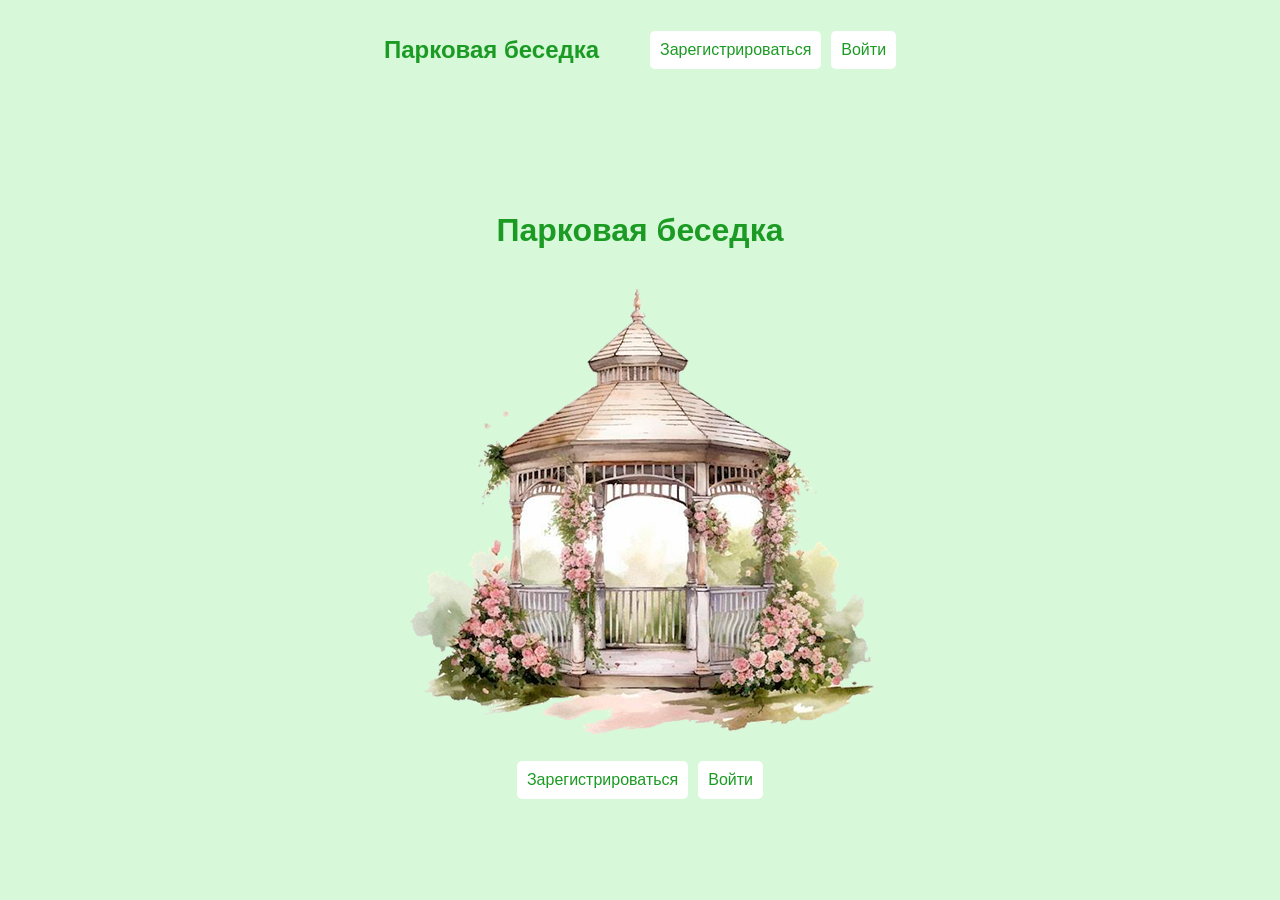
<file: index.html>
<!DOCTYPE html>
<html lang="ru">

<head>
    <meta charset="UTF-8">
    <meta name="viewport" content="width=device-width, initial-scale=1.0">
    <title>Парковая беседка</title>
    <link rel="stylesheet" href="css/style.css">
</head>

<body>

    <header class="header">
        <a href="index.html" class="header__logo">
            Парковая беседка
        </a>
        <nav aria-label="main" class="header__menu">
            <a href="registration.html" class="header__link">
                Зарегистрироваться
            </a>
            <a href="login.html" class="header__link">
                Войти
            </a>
        </nav>
    </header>

    <main class="main">
        <section class="main__ad">

            <h1 class="main__title">
                Парковая беседка
            </h1>

            <img src="images/image1.png" alt="Парковая беседка" class="main__image">

            <nav aria-label="second" class="main__menu">
                <a href="registration.html" class="main__link">
                    Зарегистрироваться
                </a>
                <a href="login.html" class="main__link">
                    Войти
                </a>
            </nav>

        </section>
    </main>

</body>

</html>
</file>
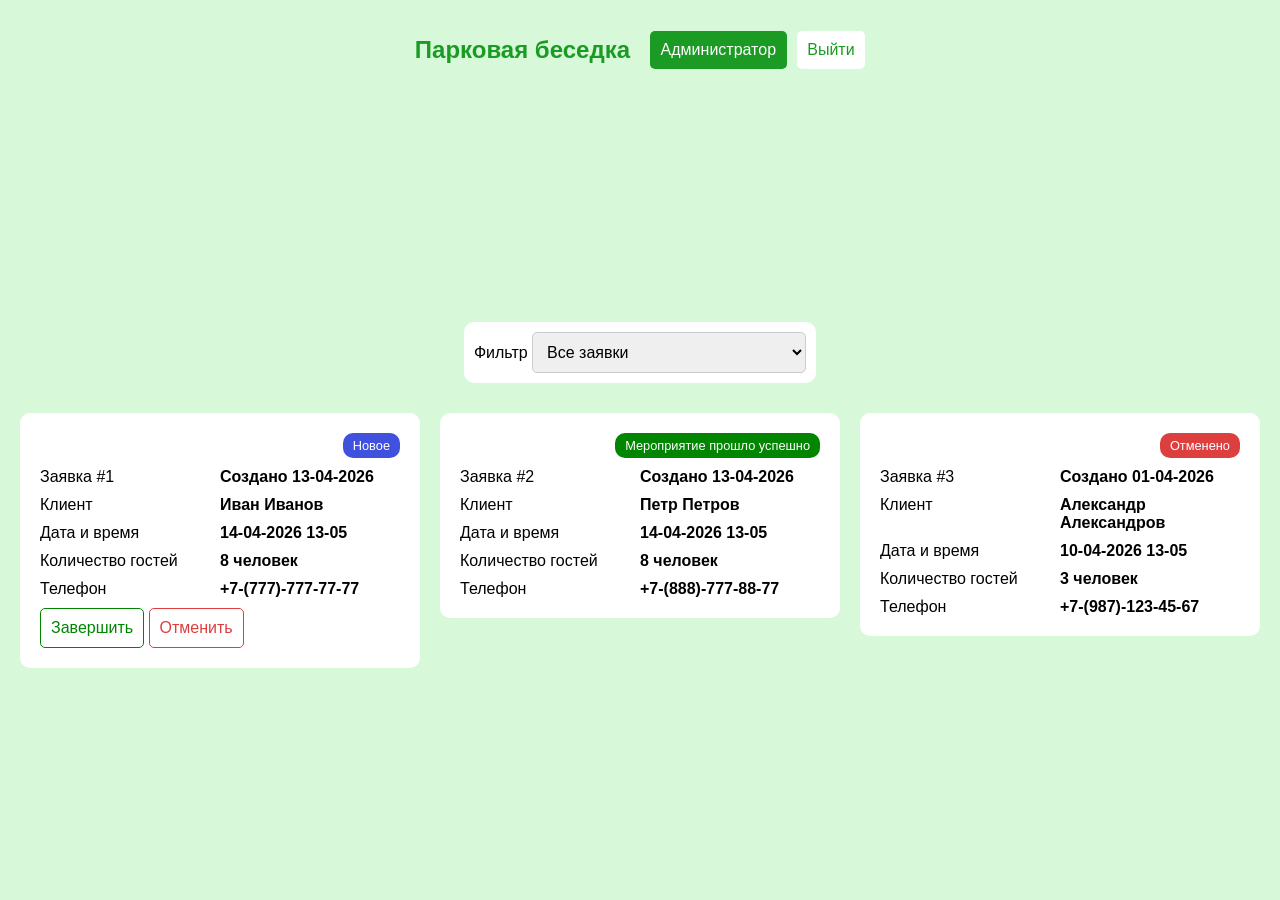
<file: admin.html>
<!DOCTYPE html>
<html lang="ru">

<head>
    <meta charset="UTF-8">
    <meta name="viewport" content="width=device-width, initial-scale=1.0">
    <title>Парковая беседка</title>
    <link rel="stylesheet" href="css/style.css">
    <script src="js/main.js" defer></script>
</head>

<body>

    <header class="header">
        <a href="index.html" class="header__logo">
            Парковая беседка
        </a>
        <nav aria-label="main" class="header__menu">
            <a href="admin.html" class="header__link header__link_active">
                Администратор
            </a>
            <a href="index.html" class="header__link">
                Выйти
            </a>
        </nav>
    </header>

    <main class="main">
        <section class="main__card card">

            <div class="card__filter">
                <form action="#"> Фильтр
                    <select name="filter" id="filter" class="form__input">
                        <option value="all">Все заявки</option>
                        <option value="new">Новое</option>
                        <option value="cancel">Отменено</option>
                        <option value="complete">Мероприятие прошло успешно</option>
                    </select>
                </form>
            </div>

            <div class="card__items">

                <div class="card__item" data-status="new">
                    <div class="card__status card__status_new">
                        Новое
                    </div>
                    <div class="card__text">
                        <p class="card__label">Заявка #1</p>
                        <p class="card__data">Создано 13-04-2026</p>
                    </div>

                    <div class="card__text">
                        <p class="card__label">Клиент</p>
                        <p class="card__data">Иван Иванов</p>
                    </div>
                    <div class="card__text">
                        <p class="card__label">Дата и время</p>
                        <p class="card__data">14-04-2026 13-05</p>
                    </div>
                    <div class="card__text">
                        <p class="card__label">Количество гостей</p>
                        <p class="card__data">8 человек</p>
                    </div>
                    <div class="card__text">
                        <p class="card__label">Телефон</p>
                        <p class="card__data">+7-(777)-777-77-77</p>
                    </div>
                    <div class="card__row">
                        <button type="button" class="card__button card__button_complete">
                            Завершить
                        </button>
                        <button type="button" class="card__button card__button_cancel">
                            Отменить
                        </button>
                    </div>
                </div>

                <div class="card__item" data-status="complete">
                    <div class="card__status card__status_complete">
                        Мероприятие прошло успешно
                    </div>
                    <div class="card__text">
                        <p class="card__label">Заявка #2</p>
                        <p class="card__data">Создано 13-04-2026</p>
                    </div>

                    <div class="card__text">
                        <p class="card__label">Клиент</p>
                        <p class="card__data">Петр Петров</p>
                    </div>
                    <div class="card__text">
                        <p class="card__label">Дата и время</p>
                        <p class="card__data">14-04-2026 13-05</p>
                    </div>
                    <div class="card__text">
                        <p class="card__label">Количество гостей</p>
                        <p class="card__data">8 человек</p>
                    </div>
                    <div class="card__text">
                        <p class="card__label">Телефон</p>
                        <p class="card__data">+7-(888)-777-88-77</p>
                    </div>
                    <div class="card__row" hidden>
                        <button type="button" class="card__button">
                            Завершить
                        </button>
                        <button type="button" class="card__button">
                            Отменить
                        </button>
                    </div>
                </div>

                <div class="card__item" data-status="cancel">
                    <div class="card__status card__status_cancel">
                        Отменено
                    </div>
                    <div class="card__text">
                        <p class="card__label">Заявка #3</p>
                        <p class="card__data">Создано 01-04-2026</p>
                    </div>

                    <div class="card__text">
                        <p class="card__label">Клиент</p>
                        <p class="card__data">Александр Александров</p>
                    </div>
                    <div class="card__text">
                        <p class="card__label">Дата и время</p>
                        <p class="card__data">10-04-2026 13-05</p>
                    </div>
                    <div class="card__text">
                        <p class="card__label">Количество гостей</p>
                        <p class="card__data">3 человек</p>
                    </div>
                    <div class="card__text">
                        <p class="card__label">Телефон</p>
                        <p class="card__data">+7-(987)-123-45-67</p>
                    </div>
                    <div class="card__row" hidden>
                        <button type="button" class="card__button">
                            Завершить
                        </button>
                        <button type="button" class="card__button">
                            Отменить
                        </button>
                    </div>
                </div>

            </div>
        </section>
    </main>

</body>

</html>
</file>
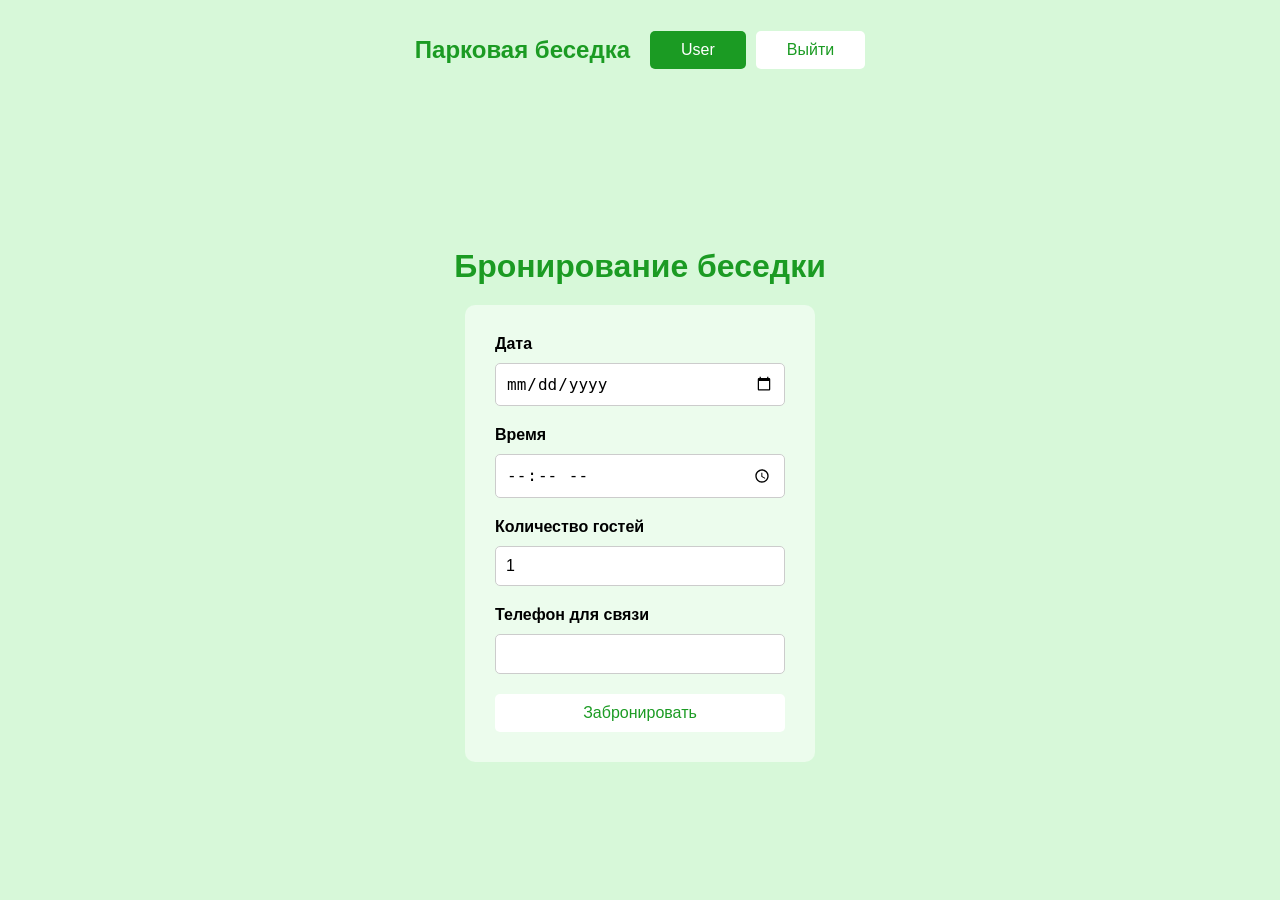
<file: booking.html>
<!DOCTYPE html>
<html lang="ru">

<head>
    <meta charset="UTF-8">
    <meta name="viewport" content="width=device-width, initial-scale=1.0">
    <title>Парковая беседка</title>
    <link rel="stylesheet" href="css/style.css">
</head>

<body>

    <header class="header">
        <a href="index.html" class="header__logo">
            Парковая беседка
        </a>
        <nav aria-label="main" class="header__menu">
            <a href="user.html" class="header__link header__link_active">
                User
            </a>
            <a href="index.html" class="header__link">
                Выйти
            </a>
        </nav>
    </header>

    <main class="main">

        <h1 class="main__title">
            Бронирование беседки
        </h1>

        <form action="user.html" class="form" method="post">

            <!-- label + input + error-->
            <div class="form__row">
                <label for="date" class="form__label">Дата</label>
                <input type="date" name="date" id="date" class="form__input" required>
                <div class="form__error" hidden>Выберите дату</div>
            </div>

            <!-- label + input + error-->
            <div class="form__row">
                <label for="time" class="form__label">Время</label>
                <input type="time" name="time" id="time" class="form__input" required>
                <div class="form__error" hidden>Выберите время</div>
            </div>

            <!-- label + input + error-->
            <div class="form__row">
                <label for="quantity" class="form__label">Количество гостей </label>
                <input type="number" name="quantity" id="quantity" class="form__input" required 
                min="1" max="10"
                    step="1" value="1">
                <div class="form__error" hidden>Введите количество гостей</div>
            </div>

            <!-- label + input + error-->
            <div class="form__row">
                <label for="phone" class="form__label">Телефон для связи</label>
                <input type="tel" name="phone" id="phone" class="form__input" required>
                <div class="form__error" hidden>Введите телефон</div>
            </div>

            <button type="submit" class="form__button">
                Забронировать
            </button>
        </form>

    </main>

</body>

</html>
</file>
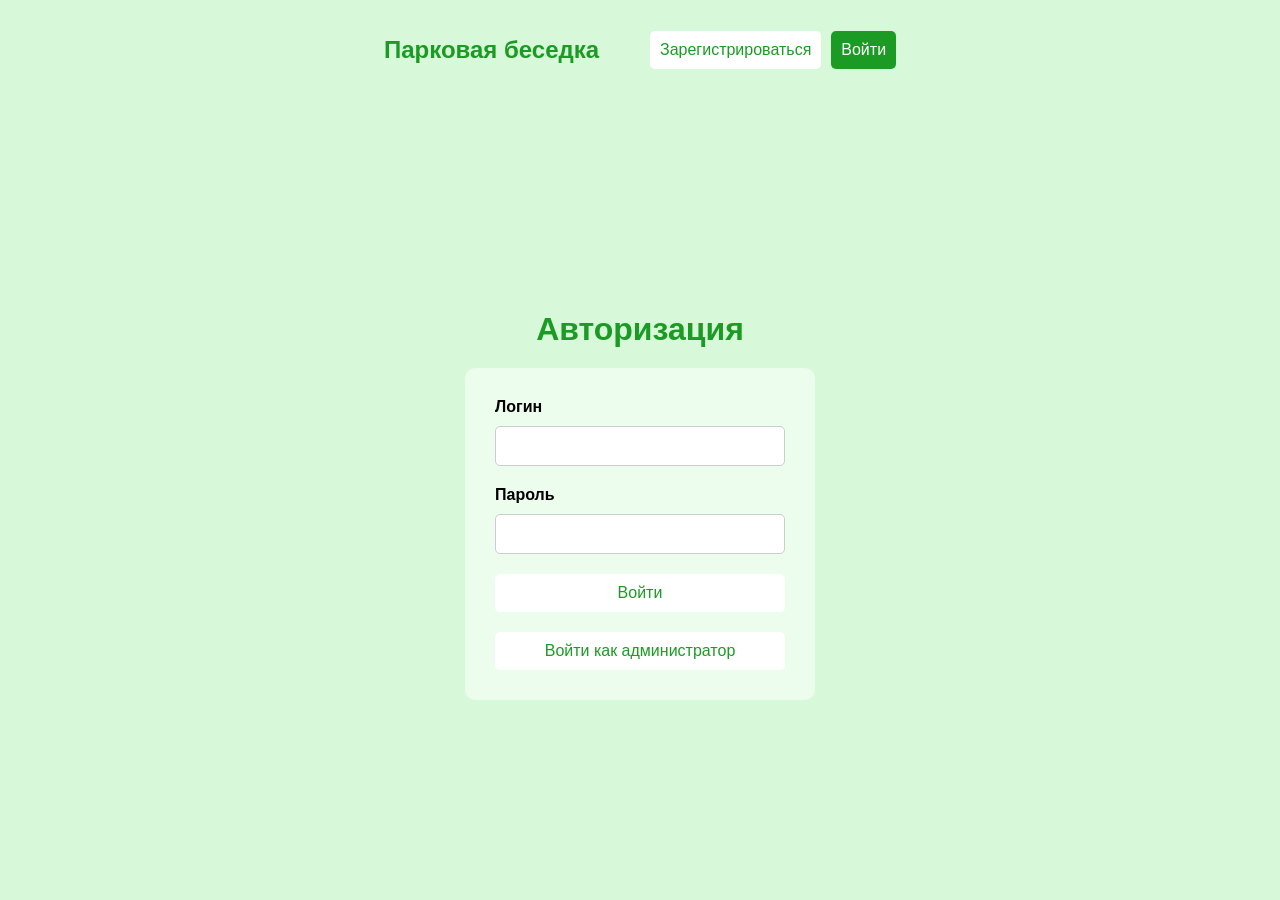
<file: login.html>
<!DOCTYPE html>
<html lang="ru">

<head>
    <meta charset="UTF-8">
    <meta name="viewport" content="width=device-width, initial-scale=1.0">
    <title>Парковая беседка</title>
    <link rel="stylesheet" href="css/style.css">
</head>

<body>

    <header class="header">
        <a href="index.html" class="header__logo">
            Парковая беседка
        </a>
        <nav aria-label="main" class="header__menu">
            <a href="registration.html" class="header__link">
                Зарегистрироваться
            </a>
            <a href="login.html" class="header__link header__link_active">
                Войти
            </a>
        </nav>
    </header>

    <main class="main">

        <h1 class="main__title">
            Авторизация
        </h1>

        <form action="user.html" class="form" method="post">

            <!-- label + input + error-->
            <div class="form__row">
                <label for="login" class="form__label">Логин</label>
                <input type="text" name="login" id="login" class="form__input" minlength="5" required>
                <div class="form__error" hidden>Введите логин</div>
            </div>

            <!-- label + input + error-->
            <div class="form__row">
                <label for="password" class="form__label">Пароль</label>
                <input type="password" name="password" id="password" class="form__input" minlength="6" required
                    autocomplete="on">
                <div class="form__error" hidden>Введите пароль</div>
            </div>

            <button type="submit" class="form__button">Войти</button>

            <a href="admin.html" class="form__button">
                Войти как администратор
            </a>
        </form>

    </main>

</body>

</html>
</file>
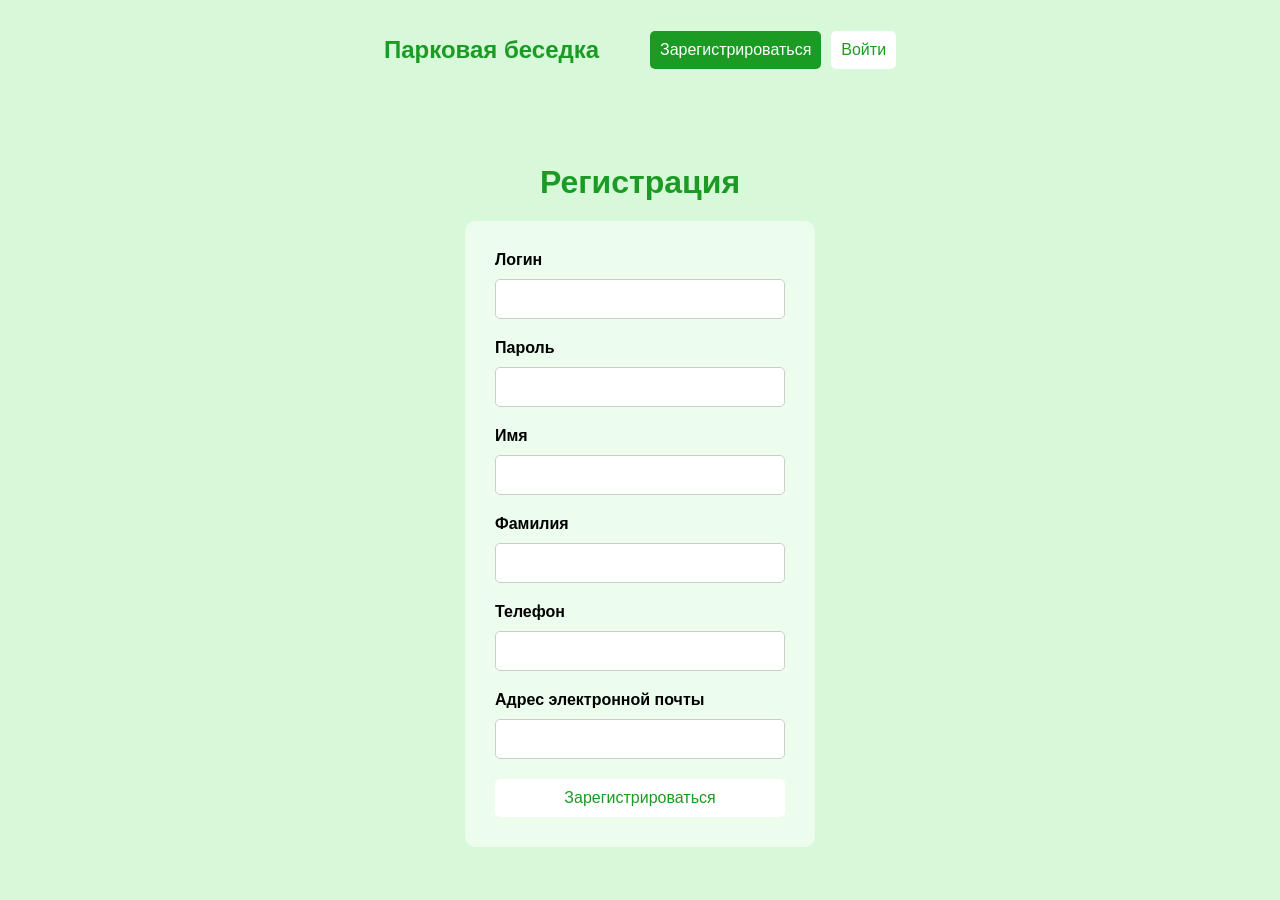
<file: registration.html>
<!DOCTYPE html>
<html lang="ru">

<head>
    <meta charset="UTF-8">
    <meta name="viewport" content="width=device-width, initial-scale=1.0">
    <title>Парковая беседка</title>
    <link rel="stylesheet" href="css/style.css">
</head>

<body>

    <header class="header">
        <a href="index.html" class="header__logo">
            Парковая беседка
        </a>
        <nav aria-label="main" class="header__menu">
            <a href="registration.html" class="header__link header__link_active">
                Зарегистрироваться
            </a>
            <a href="login.html" class="header__link">
                Войти
            </a>
        </nav>
    </header>

    <main class="main">

        <h1 class="main__title">
            Регистрация
        </h1>

        <form action="login.html" class="form" method="post">

            <!-- label + input + error-->
            <div class="form__row">
                <label for="login" class="form__label">Логин</label>
                <input type="text" name="login" id="login" class="form__input" minlength="5" required>
                <div class="form__error" hidden>Введите логин</div>
            </div>

            <!-- label + input + error-->
            <div class="form__row">
                <label for="password" class="form__label">Пароль</label>
                <input type="password" name="password" id="password" class="form__input" minlength="6" required
                    autocomplete="on">
                <div class="form__error" hidden>Введите пароль</div>
            </div>

            <!-- label + input + error-->
            <div class="form__row">
                <label for="name" class="form__label">Имя</label>
                <input type="text" name="name" id="name" class="form__input" required>
                <div class="form__error" hidden>Введите имя</div>
            </div>

            <!-- label + input + error-->
            <div class="form__row">
                <label for="surname" class="form__label">Фамилия</label>
                <input type="text" name="surname" id="surname" class="form__input" required>
                <div class="form__error" hidden>Введите фамилию</div>
            </div>

            <!-- label + input + error-->
            <div class="form__row">
                <label for="phone" class="form__label">Телефон</label>
                <input type="tel" name="phone" id="phone" class="form__input" required>
                <div class="form__error" hidden>Введите телефон</div>
            </div>

            <!-- label + input + error-->
            <div class="form__row">
                <label for="email" class="form__label">Адрес электронной почты</label>
                <input type="email" name="email" id="email" class="form__input" required>
                <div class="form__error" hidden>Введите адрес эллектронной почты</div>
            </div>

            <button type="submit" class="form__button">Зарегистрироваться</button>
        </form>

    </main>

</body>

</html>
</file>
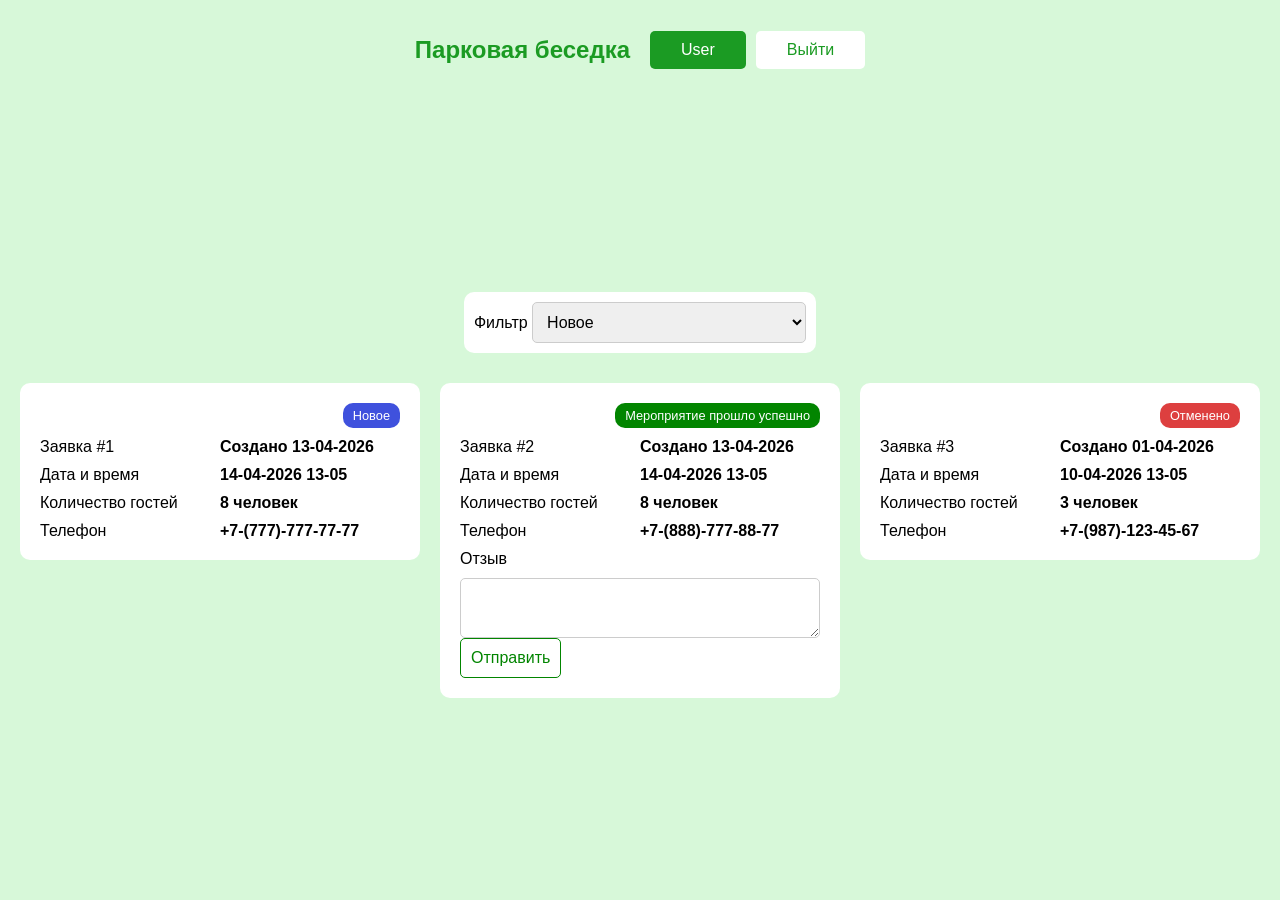
<file: user.html>
<!DOCTYPE html>
<html lang="ru">

<head>
    <meta charset="UTF-8">
    <meta name="viewport" content="width=device-width, initial-scale=1.0">
    <title>Парковая беседка</title>
    <link rel="stylesheet" href="css/style.css">
</head>

<body>

    <header class="header">
        <a href="index.html" class="header__logo">
            Парковая беседка
        </a>
        <nav aria-label="main" class="header__menu">
            <a href="user.html" class="header__link header__link_active">
                User
            </a>
            <a href="index.html" class="header__link">
                Выйти
            </a>
        </nav>
    </header>

    <main class="main">
        <section class="main__card card">

            <div class="card__filter">
                <form action="#"> Фильтр
                    <select name="filter" id="filter" class="form__input">
                        <option>Новое</option>
                        <option>Отменено</option>
                        <option>Мероприятие прошло успешно</option>
                    </select>
                </form>
            </div>

            <div class="card__items">

                <div class="card__item">
                    <div class="card__status card__status_new">
                        Новое
                    </div>
                    <div class="card__text">
                        <p class="card__label">Заявка #1</p>
                        <p class="card__data">Создано 13-04-2026</p>
                    </div>


                    <div class="card__text">
                        <p class="card__label">Дата и время</p>
                        <p class="card__data">14-04-2026 13-05</p>
                    </div>
                    <div class="card__text">
                        <p class="card__label">Количество гостей</p>
                        <p class="card__data">8 человек</p>
                    </div>
                    <div class="card__text">
                        <p class="card__label">Телефон</p>
                        <p class="card__data">+7-(777)-777-77-77</p>
                    </div>
                    <div class="card__row" hidden>
                        <button type="button" class="card__button card__button_complete">
                            Завершить
                        </button>
                        <button type="button" class="card__button card__button_cancel">
                            Отменить
                        </button>
                    </div>
                </div>

                <div class="card__item">
                    <div class="card__status card__status_complete">
                        Мероприятие прошло успешно
                    </div>
                    <div class="card__text">
                        <p class="card__label">Заявка #2</p>
                        <p class="card__data">Создано 13-04-2026</p>
                    </div>


                    <div class="card__text">
                        <p class="card__label">Дата и время</p>
                        <p class="card__data">14-04-2026 13-05</p>
                    </div>
                    <div class="card__text">
                        <p class="card__label">Количество гостей</p>
                        <p class="card__data">8 человек</p>
                    </div>
                    <div class="card__text">
                        <p class="card__label">Телефон</p>
                        <p class="card__data">+7-(888)-777-88-77</p>
                    </div>

                    <div class="card__row">
                        <form>
                            <div class="form__row">
                                <label for="form__label">Отзыв</label>
                                <textarea name="feedback" id="feedback" class="form__input"></textarea>
                            </div>
                            <button type="submit" class="form__button card__button_complete">
                                Отправить
                            </button>
                        </form>
                    </div>

                </div>

                <div class="card__item">
                    <div class="card__status card__status_cancel">
                        Отменено
                    </div>
                    <div class="card__text">
                        <p class="card__label">Заявка #3</p>
                        <p class="card__data">Создано 01-04-2026</p>
                    </div>


                    <div class="card__text">
                        <p class="card__label">Дата и время</p>
                        <p class="card__data">10-04-2026 13-05</p>
                    </div>
                    <div class="card__text">
                        <p class="card__label">Количество гостей</p>
                        <p class="card__data">3 человек</p>
                    </div>
                    <div class="card__text">
                        <p class="card__label">Телефон</p>
                        <p class="card__data">+7-(987)-123-45-67</p>
                    </div>
                    <div class="card__row" hidden>
                        <button type="button" class="card__button">
                            Завершить
                        </button>
                        <button type="button" class="card__button">
                            Отменить
                        </button>
                    </div>
                </div>

            </div>
        </section>
    </main>

</body>

</html>
</file>
<file: css/style.css>
*,
*::before,
*::after {
  border: 0;
  margin: 0;
  padding: 0;
  box-sizing: border-box;
  user-select: none;
}

body {
  display: grid;
  grid-template-rows: 100px 1fr;
  min-height: 100vh;
  gap: 10px;
  place-items: center;
  background-color: rgb(214.6460176991, 247.8539823009, 216.7477876106);
  font-family: Arial, Helvetica, sans-serif;
  font-size: 1rem;
}

.header {
  grid-row: 1/2;
  display: grid;
  grid-template-columns: repeat(2, 1fr);
  align-items: center;
  gap: 20px;
}
.header__logo {
  text-decoration: none;
  color: rgb(27.3805309735, 154.6194690265, 35.4336283186);
  font-size: 1.5rem;
  font-weight: bold;
}
.header__menu {
  display: grid;
  grid-template-columns: repeat(auto-fit, minmax(min-content, 1fr));
  grid-auto-flow: column;
  gap: 10px;
}
.header__link {
  text-decoration: none;
  background-color: #ffffff;
  color: rgb(27.3805309735, 154.6194690265, 35.4336283186);
  padding: 10px;
  border-radius: 5px;
  user-select: none;
  font-size: 1rem;
  text-align: center;
}
.header__link:hover {
  background-color: rgb(27.3805309735, 154.6194690265, 35.4336283186);
  color: #ffffff;
}
.header__link_active {
  background-color: rgb(27.3805309735, 154.6194690265, 35.4336283186);
  color: #ffffff;
}
.header__link_cancel {
  color: #dd3f3f;
  background-color: #ffffff;
  border: 1px solid #dd3f3f;
}
.header__link_cancel:hover {
  background-color: #dd3f3f;
  color: #ffffff;
}
.header__link_complete {
  color: #028500;
  background-color: #ffffff;
  border: 1px solid #028500;
}
.header__link_complete:hover {
  background-color: #028500;
  color: #ffffff;
}

.main {
  display: grid;
  place-items: center;
  gap: 20px;
}
.main__ad {
  display: grid;
  place-items: center;
}
.main__title {
  color: rgb(27.3805309735, 154.6194690265, 35.4336283186);
  font-size: 2rem;
  font-weight: bold;
}
.main__image {
  user-select: none;
}
.main__menu {
  display: grid;
  grid-template-columns: repeat(auto-fit, minmax(min-content, 1fr));
  grid-auto-flow: column;
  gap: 10px;
}
.main__link {
  text-decoration: none;
  background-color: #ffffff;
  color: rgb(27.3805309735, 154.6194690265, 35.4336283186);
  padding: 10px;
  border-radius: 5px;
  user-select: none;
  font-size: 1rem;
  text-align: center;
}
.main__link:hover {
  background-color: rgb(27.3805309735, 154.6194690265, 35.4336283186);
  color: #ffffff;
}
.main__link_active {
  background-color: rgb(27.3805309735, 154.6194690265, 35.4336283186);
  color: #ffffff;
}
.main__link_cancel {
  color: #dd3f3f;
  background-color: #ffffff;
  border: 1px solid #dd3f3f;
}
.main__link_cancel:hover {
  background-color: #dd3f3f;
  color: #ffffff;
}
.main__link_complete {
  color: #028500;
  background-color: #ffffff;
  border: 1px solid #028500;
}
.main__link_complete:hover {
  background-color: #028500;
  color: #ffffff;
}
.form {
  display: grid;
  gap: 20px;
  background-color: rgb(236.3097345133, 251.6902654867, 237.2831858407);
  border-radius: 10px;
  padding: 30px;
  min-width: 350px;
}
.form__row {
  display: grid;
  gap: 10px;
}
.form__label {
  font-weight: bold;
}
.form__input {
  outline: none;
  font-size: 1rem;
  padding: 10px;
  border-radius: 5px;
  border: 1px solid #cccccc;
}
.form__input:hover {
  border-color: #3fdd49;
}
.form__error {
  color: #dd3f3f;
}
.form__button {
  text-decoration: none;
  background-color: #ffffff;
  color: rgb(27.3805309735, 154.6194690265, 35.4336283186);
  padding: 10px;
  border-radius: 5px;
  user-select: none;
  font-size: 1rem;
  text-align: center;
}
.form__button:hover {
  background-color: rgb(27.3805309735, 154.6194690265, 35.4336283186);
  color: #ffffff;
}
.form__button_active {
  background-color: rgb(27.3805309735, 154.6194690265, 35.4336283186);
  color: #ffffff;
}
.form__button_cancel {
  color: #dd3f3f;
  background-color: #ffffff;
  border: 1px solid #dd3f3f;
}
.form__button_cancel:hover {
  background-color: #dd3f3f;
  color: #ffffff;
}
.form__button_complete {
  color: #028500;
  background-color: #ffffff;
  border: 1px solid #028500;
}
.form__button_complete:hover {
  background-color: #028500;
  color: #ffffff;
}

.card {
  display: grid;
  justify-items: center;
  align-items: start;
  gap: 10px;
  width: 100vw;
}
.card__filter {
  background-color: #ffffff;
  padding: 10px;
  border-radius: 10px;
}
.card__items {
  display: grid;
  gap: 20px;
  grid-template-columns: repeat(auto-fit, minmax(300px, 1fr));
  width: 100vw;
  padding: 20px;
  align-items: start;
}
.card__item {
  background-color: #ffffff;
  padding: 20px;
  border-radius: 10px;
  display: grid;
  gap: 10px;
}
.card__text {
  display: grid;
  grid-template-columns: repeat(2, 1fr);
}
.card__data {
  font-weight: bold;
}
.card__status {
  color: #ffffff;
  padding: 5px 10px;
  border-radius: 10px;
  text-align: center;
  justify-self: end;
  font-size: 0.8rem;
}
.card__status_new {
  background-color: #3f51dd;
}
.card__status_cancel {
  background-color: #dd3f3f;
}
.card__status_complete {
  background-color: #028500;
}
.card__button {
  text-decoration: none;
  background-color: #ffffff;
  color: rgb(27.3805309735, 154.6194690265, 35.4336283186);
  padding: 10px;
  border-radius: 5px;
  user-select: none;
  font-size: 1rem;
  text-align: center;
}
.card__button:hover {
  background-color: rgb(27.3805309735, 154.6194690265, 35.4336283186);
  color: #ffffff;
}
.card__button_active {
  background-color: rgb(27.3805309735, 154.6194690265, 35.4336283186);
  color: #ffffff;
}
.card__button_cancel {
  color: #dd3f3f;
  background-color: #ffffff;
  border: 1px solid #dd3f3f;
}
.card__button_cancel:hover {
  background-color: #dd3f3f;
  color: #ffffff;
}
.card__button_complete {
  color: #028500;
  background-color: #ffffff;
  border: 1px solid #028500;
}
.card__button_complete:hover {
  background-color: #028500;
  color: #ffffff;
}
</file>
